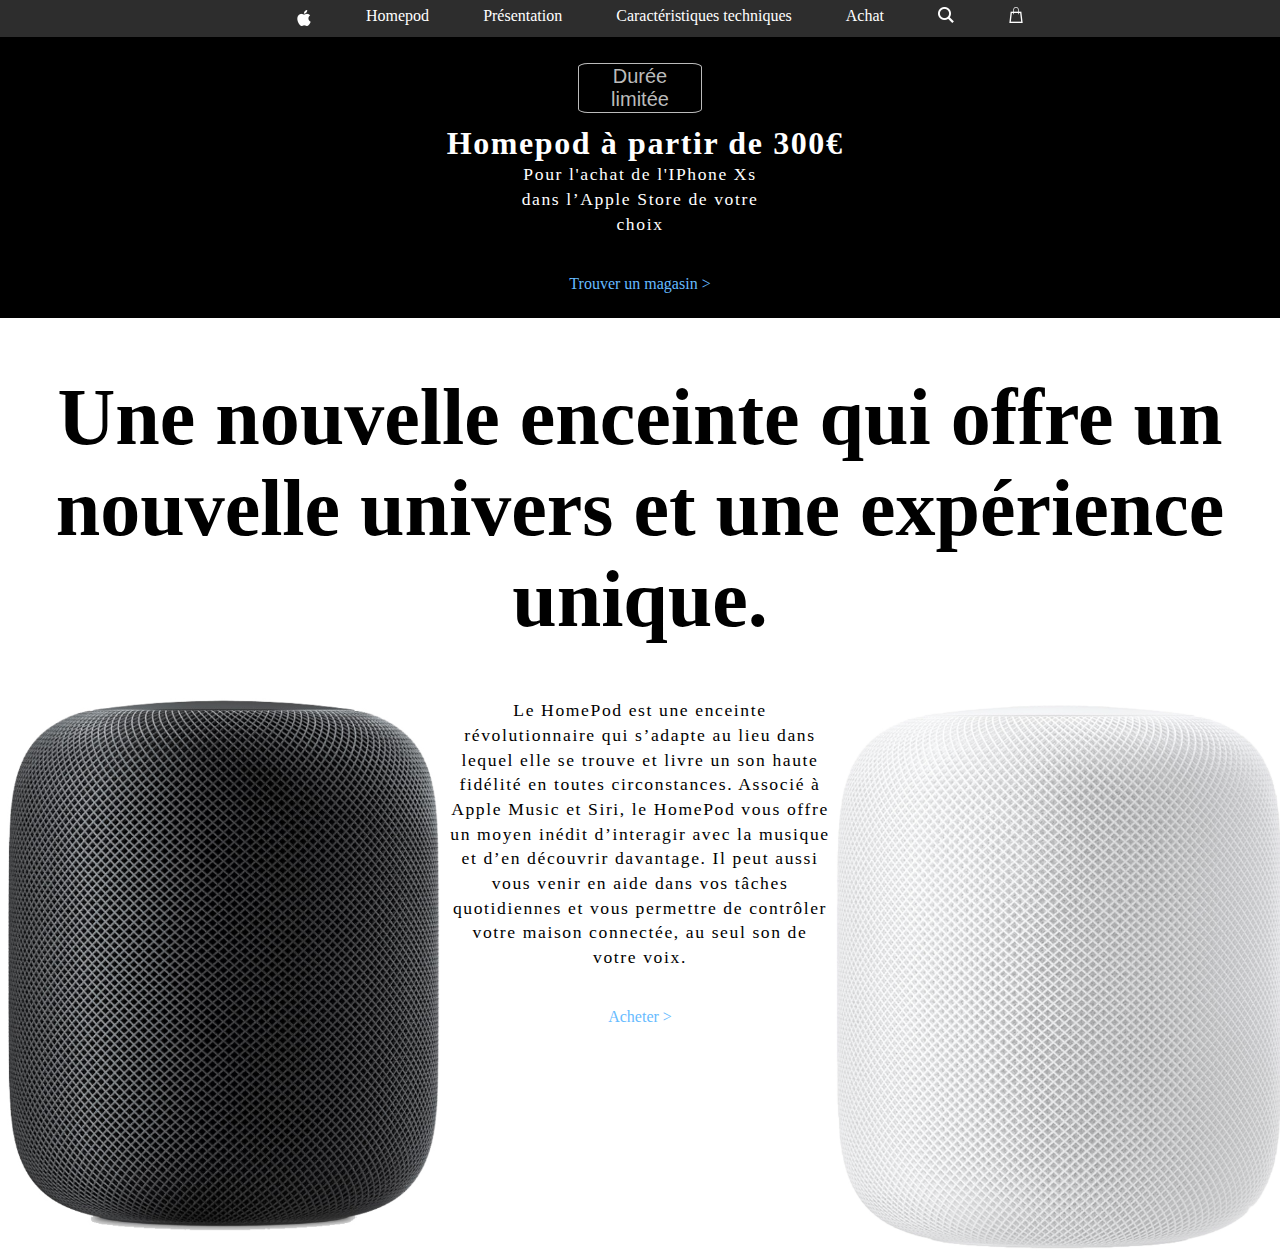
<file: index.html>
<!DOCTYPE html>
<html lang="en" dir="ltr">
  <head>
    <meta charset="utf-8">
    <title>HomePod.fr</title>
    <meta name="description" content="description de ma page">
    <link href="https://fonts.googleapis.com/css?family=Roboto" rel="stylesheet">
    <link rel="stylesheet" href="styles/main.css">
  </head>
  <body>
    <header>
      <nav>
        <ul>
          <li>
            <div class="Home">
              <a href="Home">
                <div id="logo-header"><img  src="images/Apple_logo.png" alt="Logo"></a><div>
              </a>
          </li>
              <li class="HomePod">
                <div><a href="">Homepod</a></div>
                </li>
                 <li class="presentation">
            <div id=header_a><a href="presentation">Présentation</a></div>
          </li>
          <li>
            <div id=header_a><a href="caracteristique">Caractéristiques techniques</a></div>
          </li>
          <li>
            <div id=header_a><a href="achat">Achat</a></div>
          </li>
          <li>
            <div class="search">
              <a href="search">
              <img src="images/search.png" alt="search">
              </a>
            </div>
          </li>
          <li>
            <div class="bag">
              <a href="">
                <div id="bag"><img src="images/bag.png" alt="Panier"></div>
              </a>
            </div>
          </div>
          </li>
        </ul>
      </nav>
    </header>
    <main class="main">
          <div class="main__section__one__content">
             <div id="subheader_button"><button>Durée limitée</button></div>
             <div id="subheader_h2"><h2>Homepod à partir de 300€</h2></div>
             <div id="subheader_p"><p>Pour l'achat de l'IPhone Xs 
                dans l’Apple Store de votre choix</p></div>
                <div id="subheader_a"><a id= "link_subheader" href="#">Trouver un magasin ></a></div>
          </div>
      </div>
      <div class="main__section__two container">
        <h1 class="main_h1">Une nouvelle enceinte qui offre un nouvelle
           univers et une expérience unique.</h1>
          <div class="main__section__two__content">
            <img class="main__img__one" src="images/Homepod Black.png" alt="HomePod_Black">
            <div class="main__section__first__content__paragraph">
              <p id="main_p">Le HomePod est une enceinte révolutionnaire qui s’adapte au lieu dans 
                  lequel elle se trouve et livre un son haute fidélité en toutes circonstances. 
                  Associé à Apple Music et Siri, le HomePod vous offre un moyen inédit 
                  d’interagir avec la musique et d’en découvrir davantage. 
                  Il peut aussi vous venir en aide dans vos tâches quotidiennes 
                  et vous permettre de contrôler votre maison 
                  connectée, au seul son de votre voix.</p>
              <div class=main__content__subparagraph><a id="link_subheader"href="page_Achat">Acheter ></a></div>
            </div>
            <img class="main__img__one" src="images/Homepode White.png" alt="HomePod_White">
          </div>
      </div>
    </main>
  </body>
</html>
</file>
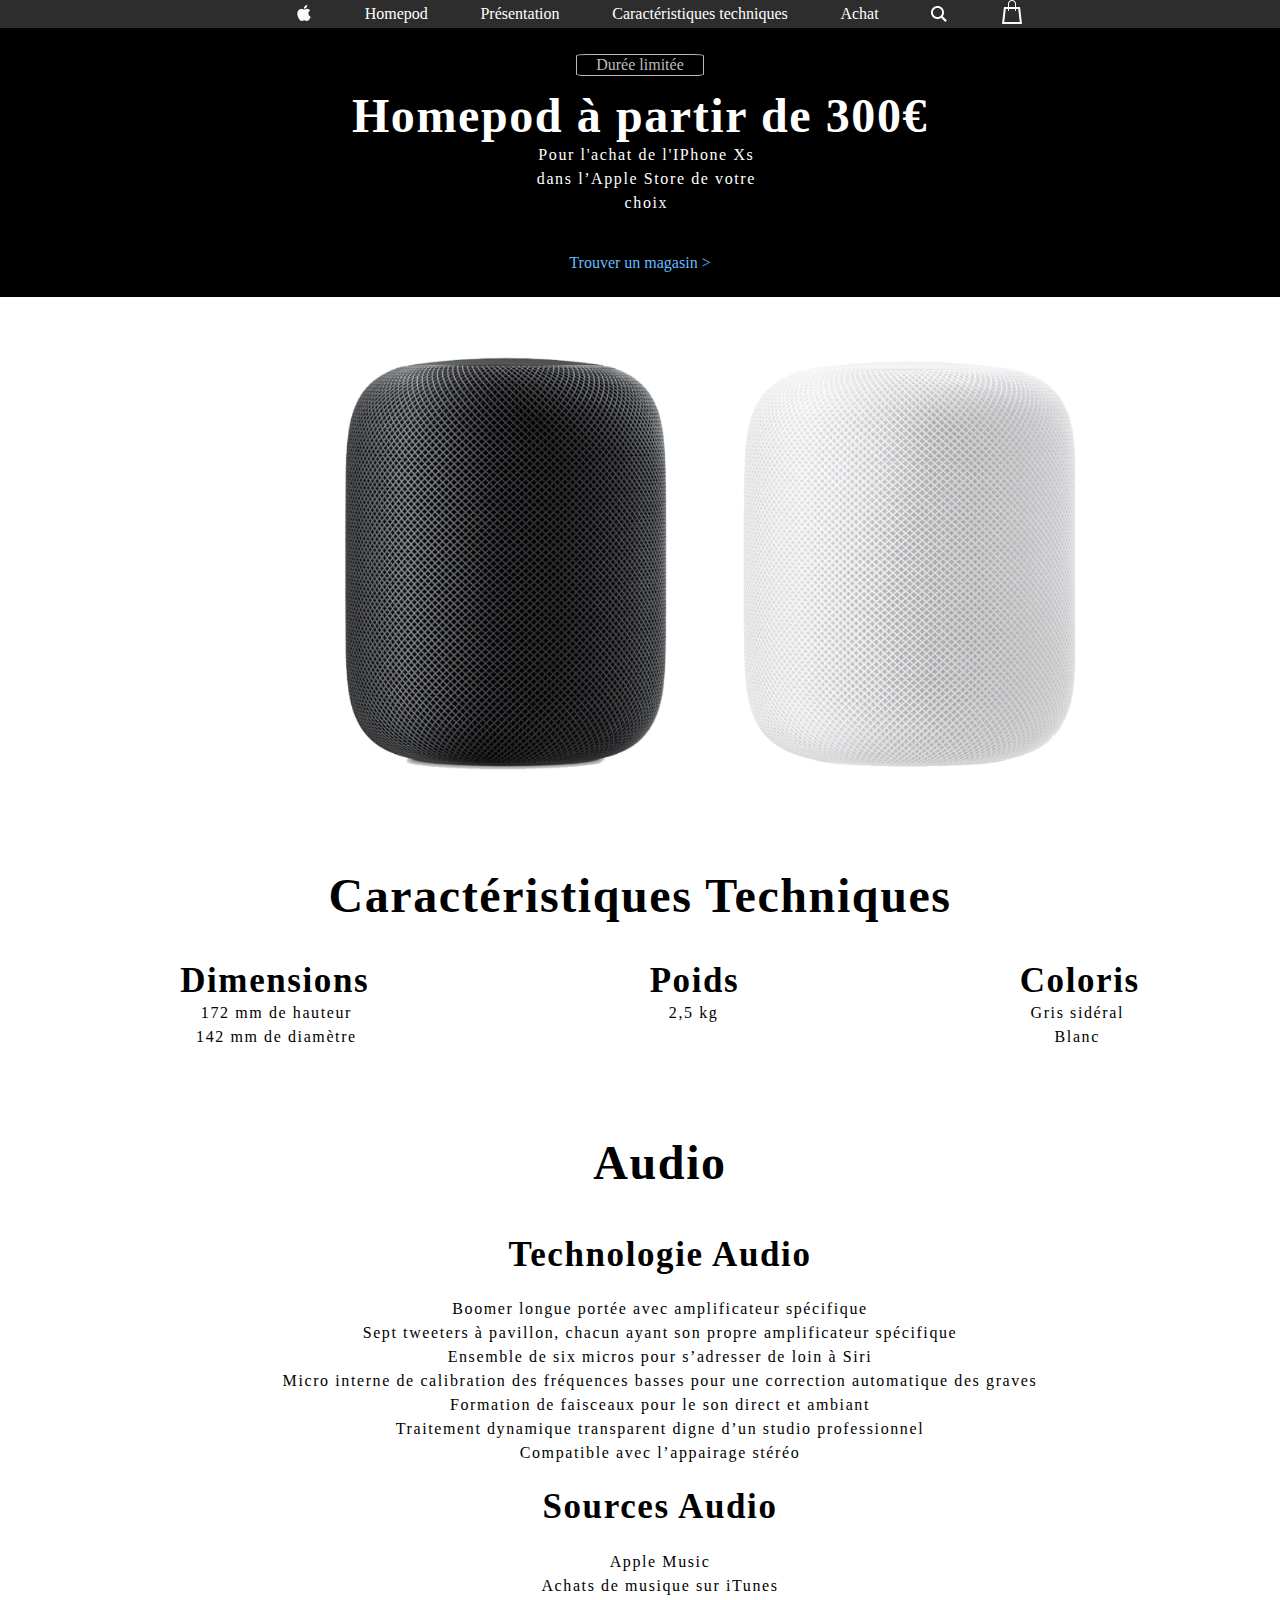
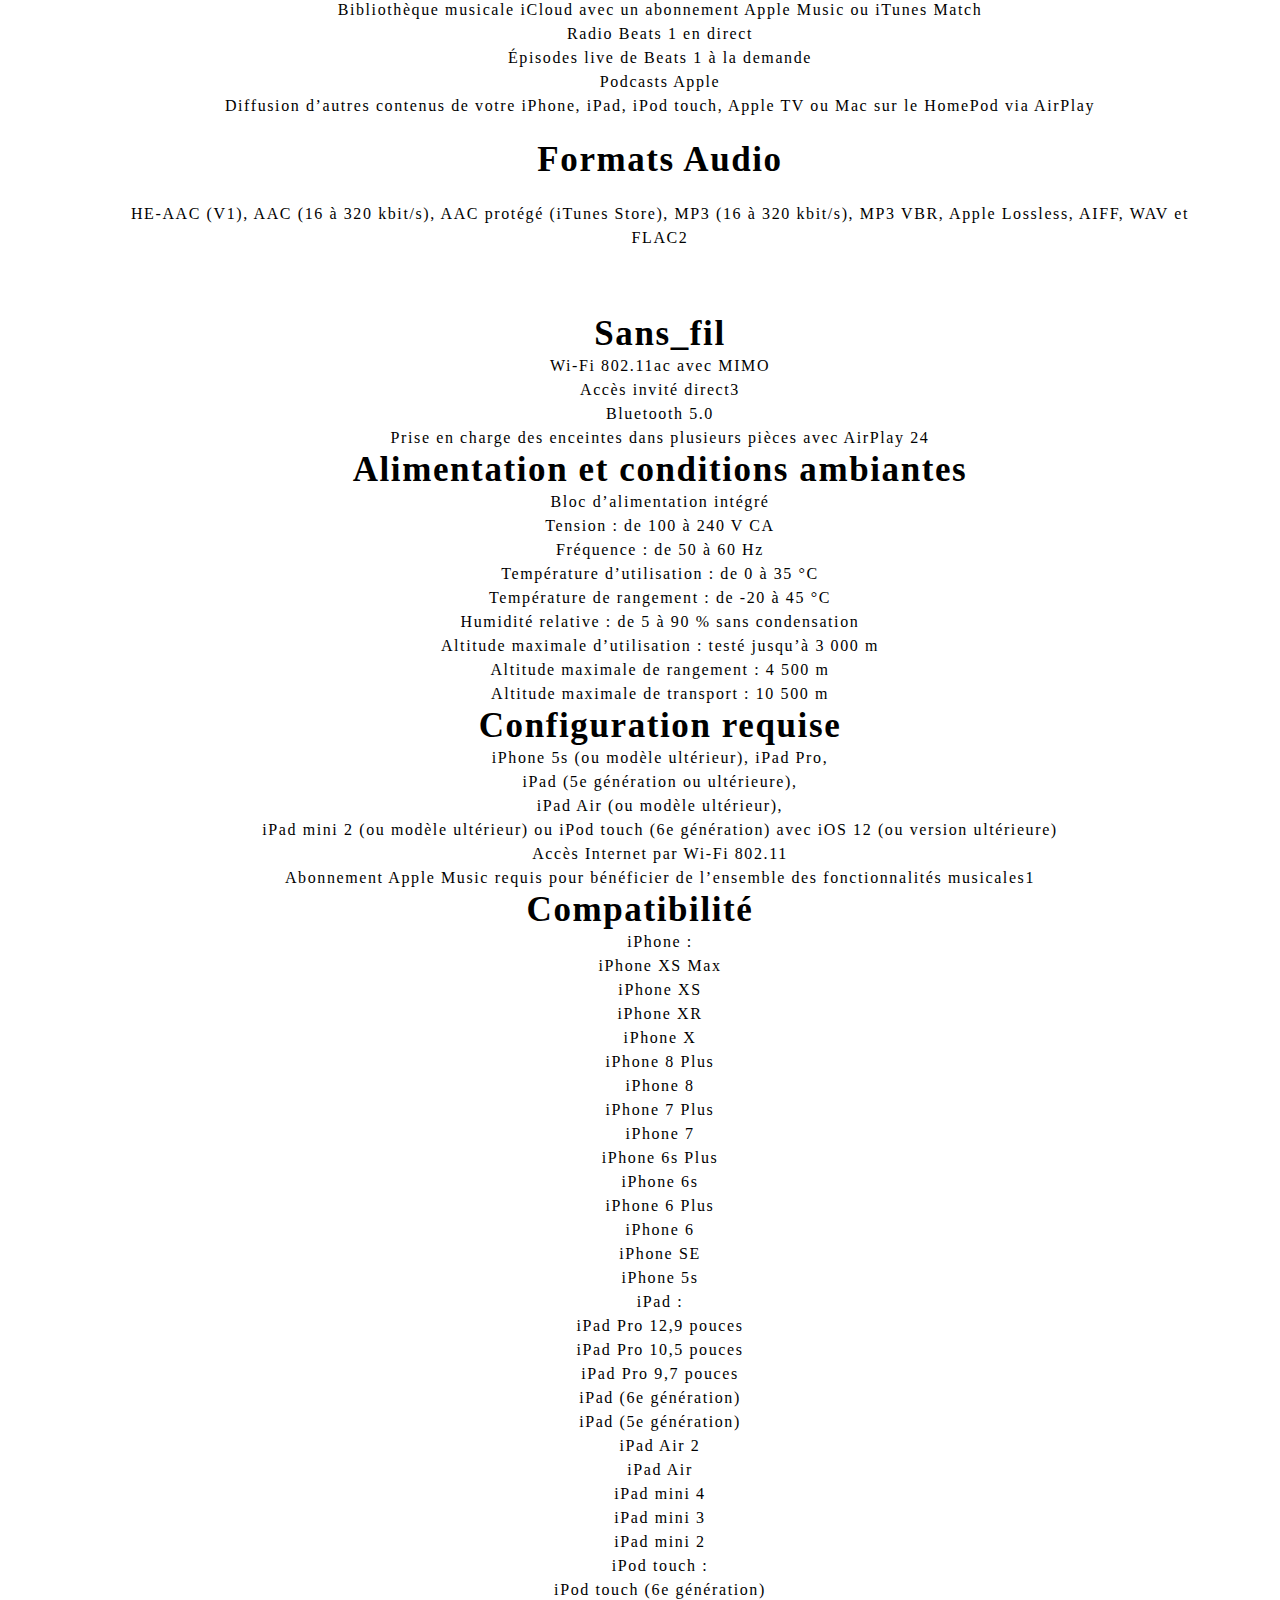
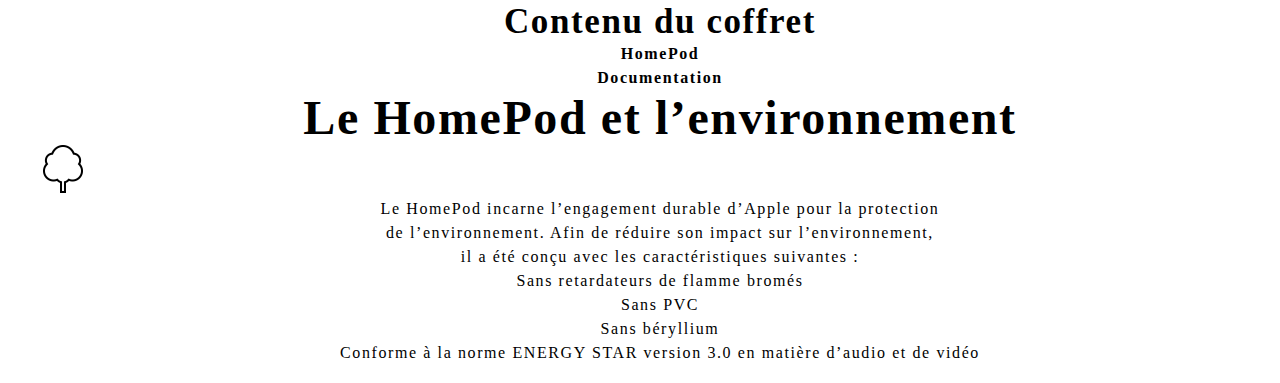
<file: Anthony/index.html>
<!DOCTYPE html>
<html lang="en" dir="ltr">
  <head>
    <meta charset="utf-8">
    <title>HomePod.fr</title>
    <meta name="description" content="description de ma page">
    <link href="https://fonts.googleapis.com/css?family=Roboto" rel="stylesheet">
    <link rel="stylesheet" href="styles/main.css">
  </head>
  <body>
    <header>
      <nav>
        <ul>
          <li>
            <div class="Home">
              <a href="index.html">
                <div id="logo-header"><img  src="images/Apple_logo.png" alt="Logo"></a><div>
              </a>
            </div>
          </li>
          <li class="HomePod">
          	<div><a href="">Homepod</a></div>
          </li>
          <li class="presentation">
            <div><a href="presentation">Présentation</a></div>
          </li>
          <li>
            <div><a href="caracteristique">Caractéristiques techniques</a></div>
          </li>
          <li>
            <div><a href="achat">Achat</a></div>
          </li>
          <li>
            <div class="search">
              <a href="search">
              <img src="images/search.png" alt="search">
              </a>
            </div>
          </li>
          <li>
            <div class="bag">
              <a href="">
                <div id="bag"><img src="images/bag.png" alt="Panier"></div>
              </a>
            </div>
          </li>
        </ul>
      </nav>
    </header>
    	<main class="main">
				<div class="main__section__one">
          <div class="main__section__one__content">
             <div id="subheader_button"><button>Durée limitée</button></div>
             <div id="subheader_h2"><h2>Homepod à partir de 300€</h2></div>
             <div id="subheader_p"><p>Pour l'achat de l'IPhone Xs 
                dans l’Apple Store de votre choix</p></div>
             <div id="subheader_a"><a id= "link_subheader" href="#">Trouver un magasin ></a></div>
					 </div>
				</div>
        <div class="main__section__two">
					<div class="main__section__two__content">
						<img src="images/Homepod Black.png" alt="homePod_Black">
						<img src="images/Homepode White.png" alt="homePod_White">
					</div>
				</div>
				<div class="main__section__three">
					<div class="main__section__three__content">
						<h2>Caractéristiques Techniques</h2>
						<ul class="Sous-Titre">
							<li><h3>Dimensions</h3></li>
							<li><h3>Poids</h3></li>
							<li><h3>Coloris</h3></li>
						</ul>
						<ul class="lastCara">
							<li><p>172 mm de hauteur <br>
								142 mm de diamètre</p></li>
							<li><p>2,5 kg</p></li>
							<li><p>Gris sidéral <br>
								Blanc</p></li>
						</ul>
					</div>
				</div>
				<div class="main__section__four">
					<div class="main__section__four__content">
						<ul>
							<li><h2>Audio</h2></li>
							<li><h3>Technologie Audio</h3></li>
							<li><p>Boomer longue portée avec amplificateur spécifique <br>
									Sept tweeters à pavillon, chacun ayant son propre amplificateur spécifique <br>
									Ensemble de six micros pour s’adresser de loin à Siri <br>
									Micro interne de calibration des fréquences basses pour une correction automatique des graves <br>
									Formation de faisceaux pour le son direct et ambiant <br>
									Traitement dynamique transparent digne d’un studio professionnel <br>
									Compatible avec l’appairage stéréo</p></li>
							<li><h3>Sources Audio</h3></li>
							<li><p>Apple Music <br>
									Achats de musique sur iTunes <br>
									Bibliothèque musicale iCloud avec un abonnement Apple Music ou iTunes Match <br>
									Radio Beats 1 en direct <br>
									Épisodes live de Beats 1 à la demande <br>
									Podcasts Apple <br>
									Diffusion d’autres contenus de votre iPhone, iPad, iPod touch, Apple TV ou Mac sur le HomePod via AirPlay</p></li>
							<li><h3>Formats Audio</h3></li>
							<li><p>HE‑AAC (V1), AAC (16 à 320 kbit/s), AAC protégé (iTunes Store), MP3 (16 à 320 kbit/s), MP3 VBR, Apple Lossless, AIFF, WAV et FLAC2</p></li>
						</ul>
					</div>
				</div>
				<div class="main__section__five__content">
					<div class="main__section__five__content">
						<ul>
							<li><h3>Sans_fil</h3></li>
							<li><p>
									Wi‑Fi 802.11ac avec MIMO <br>
									Accès invité direct3 <br>
									Bluetooth 5.0 <br>
									Prise en charge des enceintes dans plusieurs pièces avec AirPlay 24 <br>
							</p></li>
						</ul>
					</div>
				</div>
				<div class="main__section__six">
					<div class="main__section__six__content">
						<ul>
							<li><h3>Alimentation et conditions ambiantes</h3></li>
							<li><p>Bloc d’alimentation intégré <br>
									Tension : de 100 à 240 V CA <br>
									Fréquence : de 50 à 60 Hz <br>
									Température d’utilisation : de 0 à 35 °C <br>
									Température de rangement : de -20 à 45 °C <br>
									Humidité relative : de 5 à 90 % sans condensation <br>
									Altitude maximale d’utilisation : testé jusqu’à 3 000 m <br>
									Altitude maximale de rangement : 4 500 m <br>
									Altitude maximale de transport : 10 500 m</p></li>
							<li><h3>Configuration requise</h3></li>
							<li><p>iPhone 5s (ou modèle ultérieur), iPad Pro, <br>
									iPad (5e génération ou ultérieure), <br>
									iPad Air (ou modèle ultérieur), <br>
									iPad mini 2 (ou modèle ultérieur) ou iPod touch (6e génération) avec iOS 12 (ou version ultérieure) <br>
									Accès Internet par Wi‑Fi 802.11 <br>
									Abonnement Apple Music requis pour bénéficier de l’ensemble des fonctionnalités musicales1</p></li>
						</ul>
						<h3>Compatibilité</h3>
						<ul>
							<li><p>iPhone : <br>
									iPhone XS Max <br>
									iPhone XS <br>
									iPhone XR <br>
									iPhone X <br>
									iPhone 8 Plus <br>
									iPhone 8 <br>
									iPhone 7 Plus <br>
									iPhone 7 <br>
									iPhone 6s Plus <br> 
									iPhone 6s <br> 
									iPhone 6 Plus <br> 
									iPhone 6 <br>
									iPhone SE <br>
									iPhone 5s</p></li>
							<li><p>iPad : <br>
									iPad Pro 12,9 pouces <br> 
									iPad Pro 10,5 pouces <br>
									iPad Pro 9,7 pouces <br>
									iPad (6e génération) <br>
									iPad (5e génération) <br>
									iPad Air 2 <br>
									iPad Air <br>
									iPad mini 4 <br>
									iPad mini 3 <br>
									iPad mini 2</p></li>
							<li><p>iPod touch : <br>
									iPod touch (6e génération)</p></li>
						</ul>
					</div>
				</div>
				<div class="main__section__seven">
					<div class="main__section__seven__content">
						<ul>
							<li><h3>Contenu du coffret</h3</li>
							<li><p>HomePod <br>
									Documentation</p></li>
						</ul>
					</div>
				</div>
				<div class="main__section__eight">
					<div class="main__section__eight__content">
						<ul>
							<li><h2>Le HomePod et l’environ­nement</h2></li>
							<li><img src="images/tree.png" alt="tree"></li>
							<li><p>Le HomePod incarne l’engagement durable d’Apple pour la protection <br>
								 de l’environ­nement. Afin de réduire son impact sur l’environ­nement, <br>
								  il a été conçu avec les caractéristiques suivantes : <br>
								Sans retardateurs de flamme bromés <br>
								Sans PVC <br>
								Sans béryllium <br>
								Conforme à la norme ENERGY STAR version 3.0 en matière d’audio et de vidéo</p></li>
							<li><a href="#">Acheter ></a></li>
						</ul>
					</div>
				</div>
    	</main>
</file>
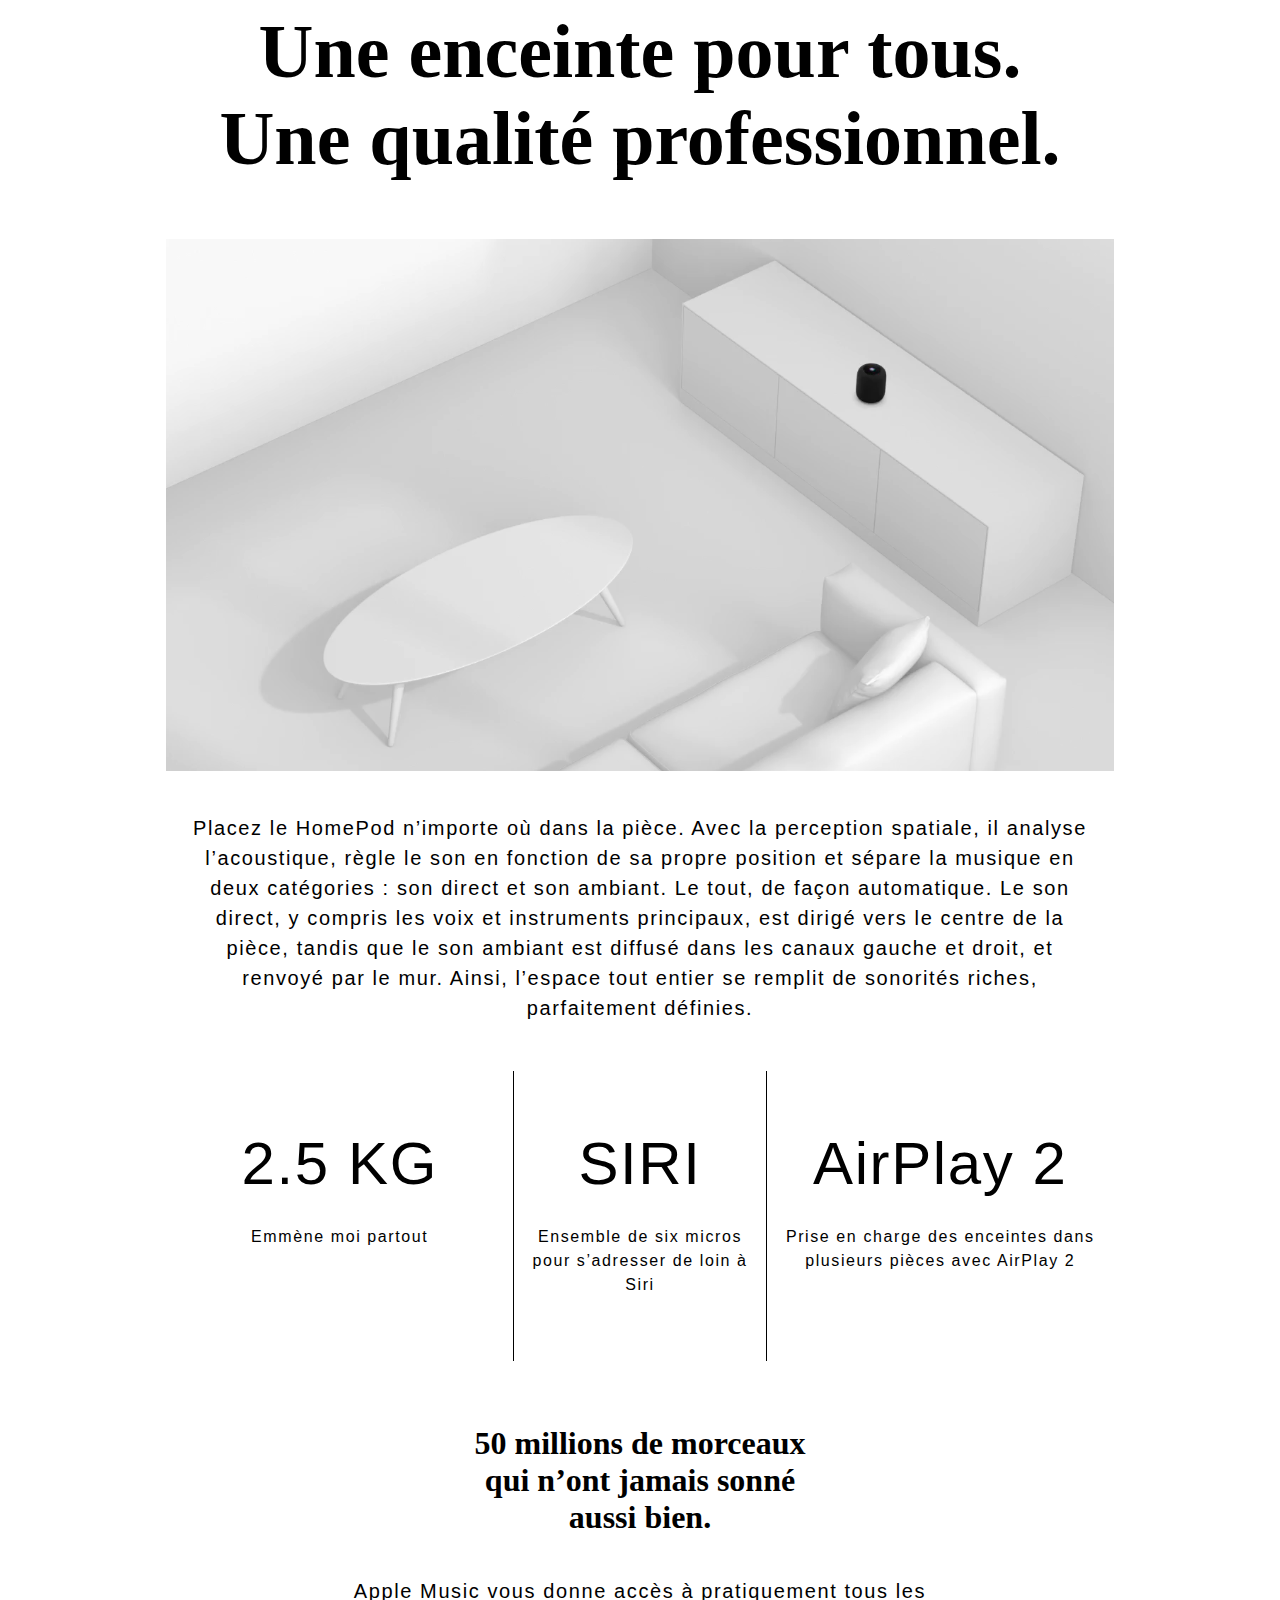
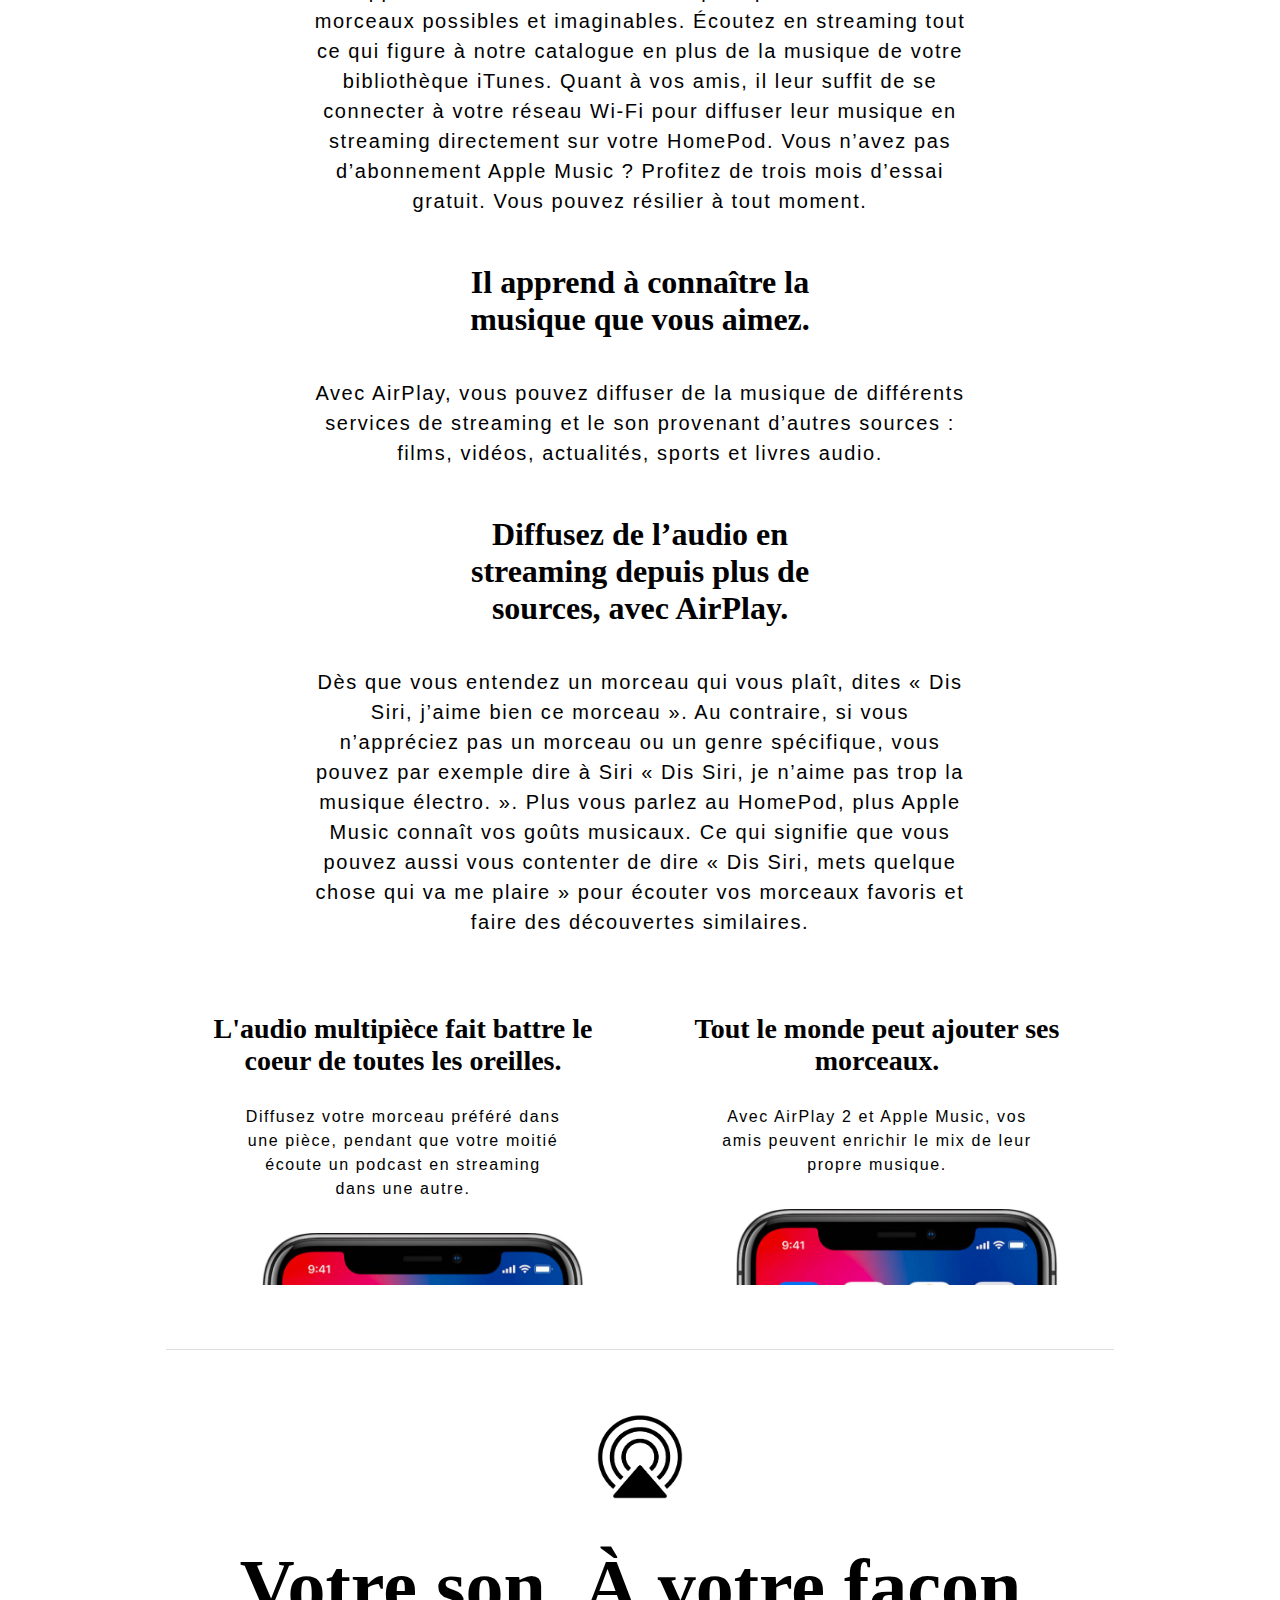
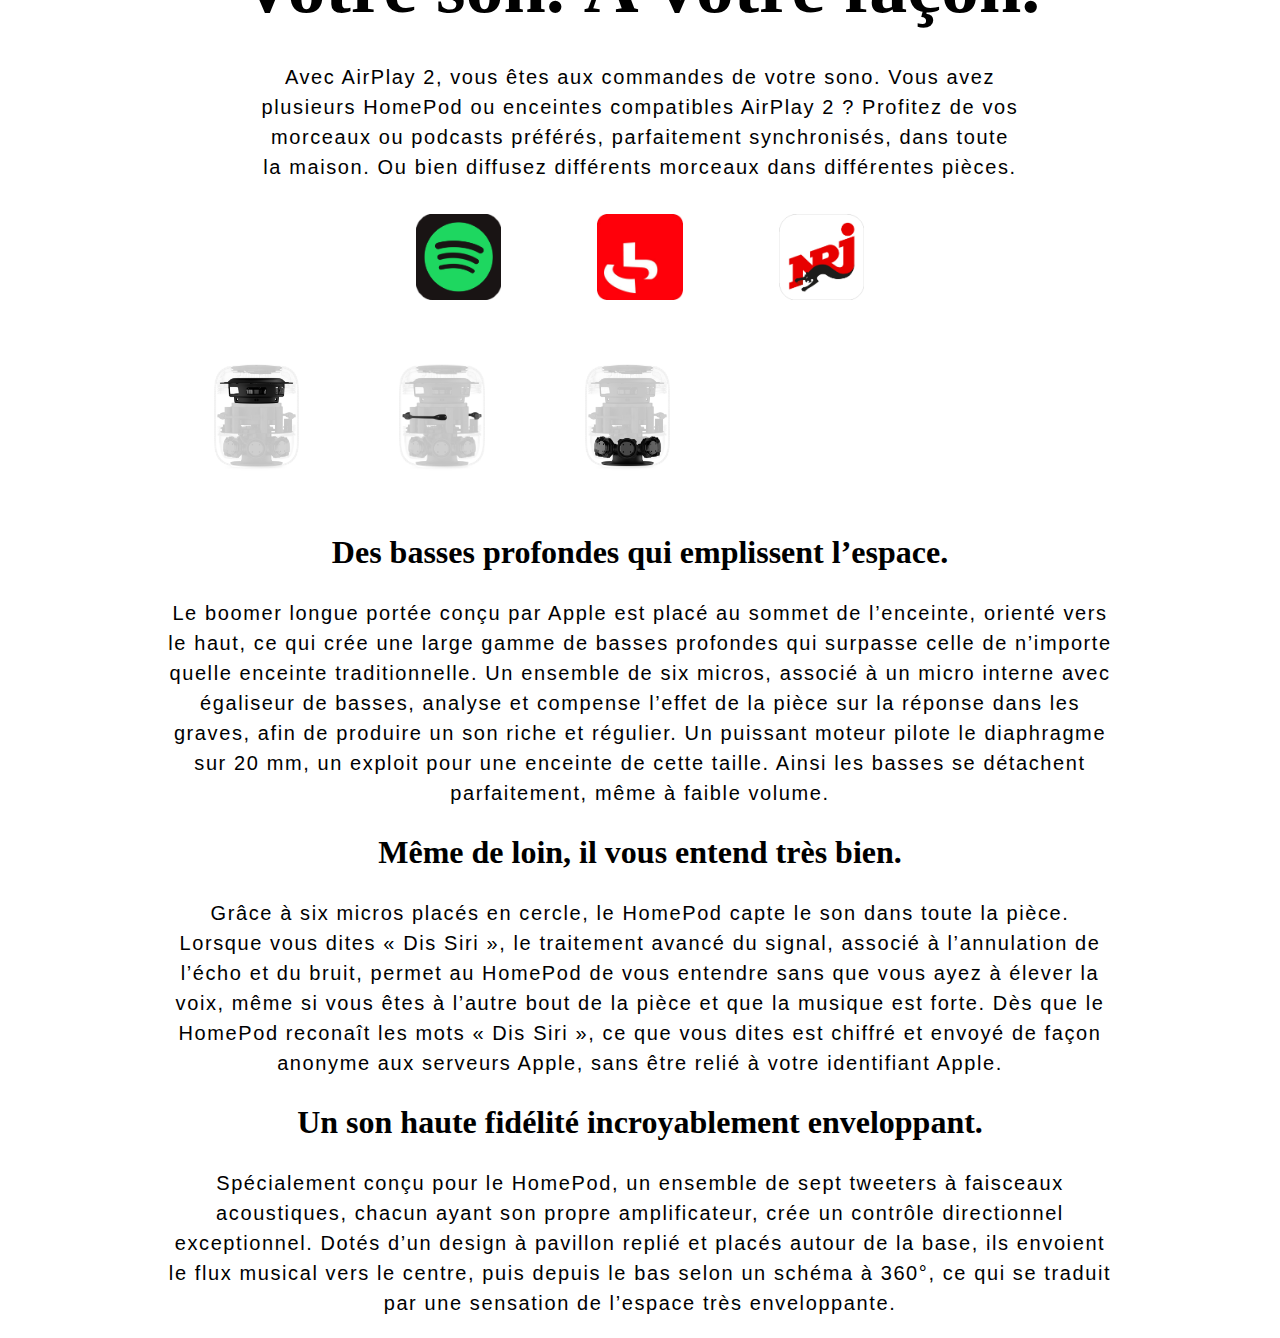
<file: Canan/index.html>
<!DOCTYPE html>
<html lang="en">
<head>
  <meta charset="UTF-8">
  <title>Document</title>
  <meta name="description" content="Ceci est ma description">
  <link rel="stylesheet" href="styles/main.css"
</head>
<body>
  <main>
    <div class="main__section__three container">
      <div class="main__section__three__text">
        <h1>
          Une enceinte pour tous. Une qualité professionnel.
        </h1>
      </div>
      <div class="main__section__three__video">
        <video src="videos/video_living_room.mp4" width="100%" playsinline autoplay muted loop></video>
        <p class="main__section__three__text ">
          Placez le HomePod n’importe où dans la pièce. Avec la perception spatiale, il analyse l’acoustique, règle le son en fonction de sa propre position et sépare la musique en deux catégories : son direct et son ambiant. Le tout, de façon automatique. Le son direct, y compris les voix et instruments principaux, est dirigé vers le centre de la pièce, tandis que le son ambiant est diffusé dans les canaux gauche et droit, et renvoyé par le mur. Ainsi, l’espace tout entier se remplit de sonorités riches, parfaitement définies.
        </p>
      </div>
    </div>
    <div class="main__section__four container">
      <div class="main__section__four__side">
        <p class="main__section__four__title">
          2.5 KG
        </p>
        <p class="main__section__four__text">
          Emmène moi partout
        </p>
      </div>
      <div id="main__section__four__center">
        <p class="main__section__four__title">
          SIRI
        </p>
        <p class="main__section__four__text">
          Ensemble de six micros pour s’adresser de loin à Siri
        </p>
      </div>
      <div class="main__section__four__side">
        <p class="main__section__four__title">
          AirPlay 2
        </p>
        <p class="main__section__four__text">
          Prise en charge des enceintes dans plusieurs pièces avec AirPlay 2
        </p>
      </div>
    </div>
    <div class="main__section__five container">
      <div class="main__section__five__info">
        <h2 class="main__section__five__info__title ">
          50 millions de morceaux qui n’ont jamais sonné aussi bien.
        </h2>
        <p class="main__section__five__info__text">
          Apple Music vous donne accès à pratiquement tous les morceaux possibles et imaginables. Écoutez en streaming tout ce qui figure à notre catalogue en plus de la musique de votre bibliothèque iTunes. Quant à vos amis, il leur suffit de se connecter à votre réseau Wi‑Fi pour diffuser leur musique en streaming directement sur votre HomePod. Vous n’avez pas d’abonnement Apple Music ? Profitez de trois mois d’essai gratuit. Vous pouvez résilier à tout moment.
        </p>
      </div>
      <div class="main__section__five__info">
        <h2 class="main__section__five__info__title">
          Il apprend à connaître la musique que vous aimez.
        </h2>
        <p class="main__section__five__info__text">
          Avec AirPlay, vous pouvez diffuser de la musique de différents services de streaming et le son provenant d’autres sources : films, vidéos, actualités, sports et livres audio.
        </p>
      </div>
      <div class="main__section__five__info">
        <h2 class="main__section__five__info__title">
          Diffusez de l’audio en streaming depuis plus de sources, avec AirPlay.
        </h2>
        <p class="main__section__five__info__text">
          Dès que vous entendez un morceau qui vous plaît, dites « Dis Siri, j’aime bien ce morceau ». Au contraire, si vous n’appréciez pas un morceau ou un genre spécifique, vous pouvez par exemple dire à Siri « Dis Siri, je n’aime pas trop la musique électro. ». Plus vous parlez au HomePod, plus Apple Music connaît vos goûts musicaux. Ce qui signifie que vous pouvez aussi vous contenter de dire « Dis Siri, mets quelque chose qui va me plaire » pour écouter vos morceaux favoris et faire des découvertes similaires.
        </p>
      </div>
    </div>
    <div class="main__section__six container">
      <div class="main__section__six__left">
        <h3>L'audio multipièce fait battre le coeur de toutes les oreilles.</h3>
        <p>
          Diffusez votre morceau préféré dans une pièce,  pendant que votre moitié écoute un podcast en streaming dans une autre.


        </p>
        <img src="images/iphoneX.png" alt="iphone1">
      </div>
      <div class="main__section__six__left">
        <h3>Tout le monde peut ajouter ses morceaux.</h3>
        <p>
          Avec AirPlay 2 et Apple Music, vos amis peuvent enrichir le mix de leur propre musique.
        </p>
        <img src="images/iphoneX.png" alt="iphone2">
      </div>
    </div>
    <div class="main__section__line container"></div>
    <div class="main__section__seven container">
      <div class="main__section__seven__one">
        <img src="images/airplay.png" alt="airdrop" class="main__section__seven__img">
        <h1>Votre son. À votre façon.</h1>
        <p class="main__section__seven__text">
          Avec AirPlay 2, vous êtes aux commandes de votre sono. Vous avez plusieurs HomePod ou enceintes compatibles AirPlay 2 ? Profitez de vos morceaux ou podcasts préférés, parfaitement synchronisés, dans toute la maison. Ou bien diffusez différents morceaux dans différentes pièces.
        </p>
      </div>
      <div class="main__section__seven__apps">
        <img src="images/spotify.png" alt="spotify">
        <img src="images/france-inter.png" alt="france-inter">
        <img src="images/nrj.png" alt="nrj">
      </div>
    </div>
    <div class="main__section__nine container">
      <div class="main__section__nine__images__slider">
        <img src="images/homepods-components1.png" alt="homepods components1" class="main__section__nine__images activeImage">
        <img src="images/homepods-components2.png" alt="homepods components2" class="main__section__nine__images">
        <img src="images/homepods-components3.png" alt="homepods components3" class="main__section__nine__images">
      </div>
      <div class="main__section__nine__text__slider">
        <div class="main__section__nine__text__slider__container">
          <div class="main__section__nine__text activeText">
            <h2>Des basses profondes qui emplissent l’espace.</h2>
            <p>
              Le boomer longue portée conçu par Apple est placé au sommet de l’enceinte, orienté vers le haut, ce qui crée une large gamme de basses profondes qui surpasse celle de n’importe quelle enceinte traditionnelle. Un ensemble de six micros, associé à un micro interne avec égaliseur de basses, analyse et compense l’effet de la pièce sur la réponse dans les graves, afin de produire un son riche et régulier. Un puissant moteur pilote le diaphragme sur 20 mm, un exploit pour une enceinte de cette taille. Ainsi les basses se détachent parfaitement, même à faible volume.
            </p>
          </div>
          <div class="main__section__nine__text">
            <h2>Même de loin, il vous entend très bien.</h2>
            <p>
              Grâce à six micros placés en cercle, le HomePod capte le son dans toute la pièce. Lorsque vous dites « Dis Siri », le traitement avancé du signal, associé à l’annulation de l’écho et du bruit, permet au HomePod de vous entendre sans que vous ayez à élever la voix, même si vous êtes à l’autre bout de la pièce et que la musique est forte. Dès que le HomePod reconaît les mots « Dis Siri », ce que vous dites est chiffré et envoyé de façon anonyme aux serveurs Apple, sans être relié à votre identifiant Apple.
            </p>
          </div>
          <div class="main__section__nine__text">
            <h2>Un son haute fidélité incroyablement enveloppant.</h2>
            <p>
              Spécialement conçu pour le HomePod, un ensemble de sept tweeters à faisceaux acoustiques, chacun ayant son propre amplificateur, crée un contrôle directionnel exceptionnel. Dotés d’un design à pavillon replié et placés autour de la base, ils envoient le flux musical vers le centre, puis depuis le bas selon un schéma à 360°, ce qui se traduit par une sensation de l’espace très enveloppante.
            </p>
          </div>
        </div>
      </div>
    </div>
    <script src="scripts/main.js"></script>
  </main>
</body>
</html>
</file>
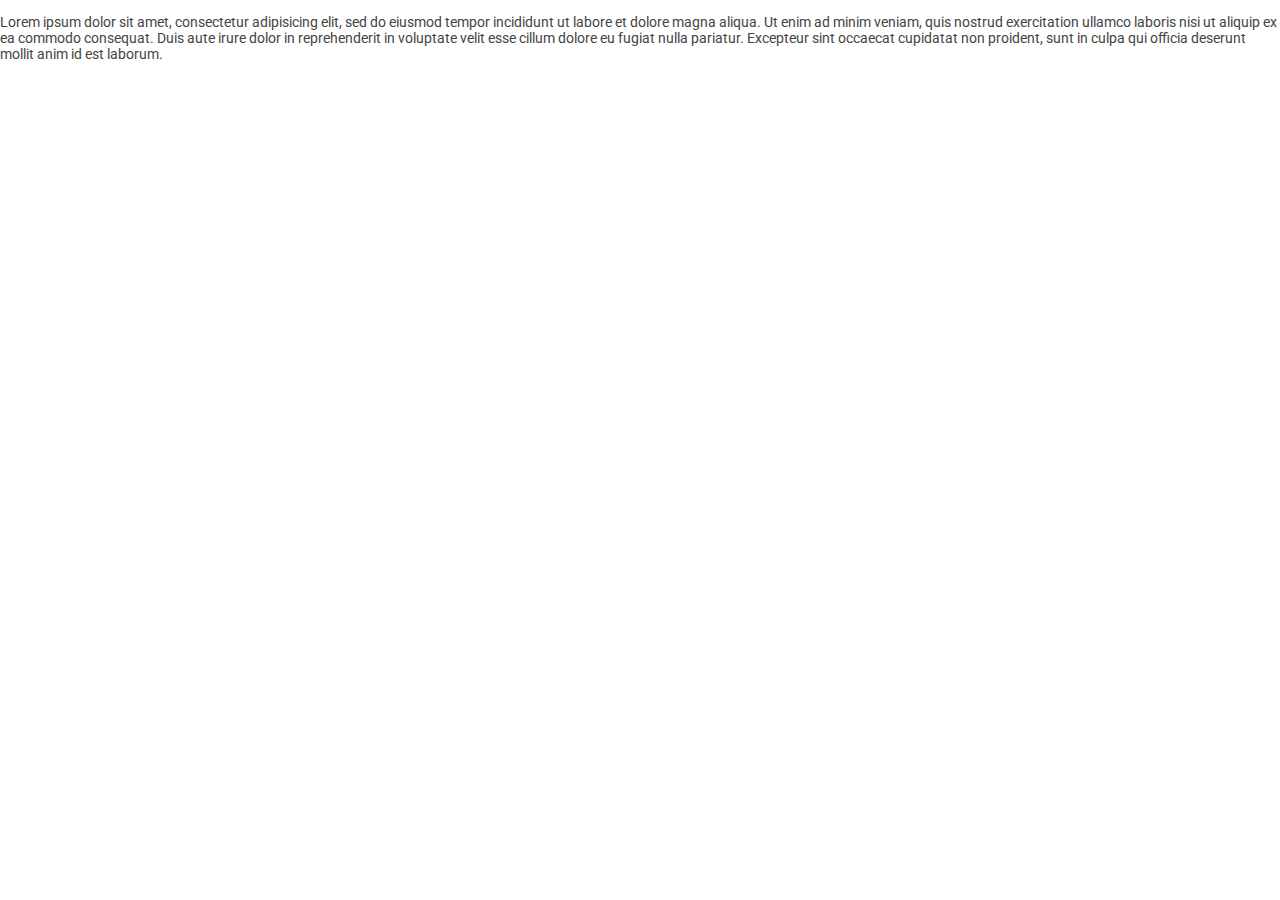
<file: Semaine_Intensive_Integration_/STARTER/index.html>
<!DOCTYPE html>
<html lang="en" dir="ltr">
  <head>
    <meta charset="utf-8">
    <title>Titre de ma page</title>
    <meta name="description" content="description de ma page">
    <link href="https://fonts.googleapis.com/css?family=Roboto" rel="stylesheet">
    <link rel="stylesheet" href="styles/main.css">
  </head>
  <body>
    <p>
      Lorem ipsum dolor sit amet, consectetur adipisicing elit, sed do eiusmod tempor incididunt ut labore et dolore magna aliqua. Ut enim ad minim veniam, quis nostrud exercitation ullamco laboris nisi ut aliquip ex ea commodo consequat. Duis aute irure dolor in reprehenderit in voluptate velit esse cillum dolore eu fugiat nulla pariatur. Excepteur sint occaecat cupidatat non proident, sunt in culpa qui officia deserunt mollit anim id est laborum.
    </p>
  </body>
</html>
</file>
<file: styles/main.css>
body{
  src: url("https://sf.abarba.me/SF-UI-Display-Medium.otf");
  margin: 0;
}
@font-face {
  font-family: "SF Display Light";
  font-weight: 200;
  src: url("https://sf.abarba.me/SF-UI-Display-Light.otf");
}

.container{
  width: 100%;
  margin: 0 auto;
}

h1{
  font-family: "SF Display Regular";
  font-size: 5rem;
  text-align: center;
  width: 100%;
  
  
}

h2{
  font-family: "SF Display Regular";
  font-size: 2rem;
  text-align: center;
  margin: 0%;
  letter-spacing: .1rem;
  
}

p{
  font-family: "SF Display Regular";
  font-size: 	0.875rem;
 line-height: 140%;
 font-kerning: 150%;

 font-size: 1.1rem;
 letter-spacing: .1rem;
 text-align: center;
 margin: 0%;
}
a{
  font-family: "SF Display Regular";
  margin: 0%;
  text-decoration: none;
  color:white ;
  
}
header {
  background-color: #2D2D2D;
  width: 100%;
  margin-top: 0%;
  height: auto;
}
header nav {
  height: 3%;
  width: 60%;
  margin: 0 auto;
  justify-content: space-between;
  align-items: center;
  font-size: 1rem;
  color: white;
}
  .Homepod{
    margin: 0 -30px;
    justify-content: space-around;
  }

.main__section__one__content{
  height: 200%;
  width: 100%;
  background-color:#000000;
  font-size: 1rem;
  color: white;
  
  
}

header nav ul, .main__section__two__content {
  display: flex;
  justify-content: space-between;
  
}
ul li {
  text-decoration: none;
  list-style: none;
  display: flex;
  padding-top: 1%;
  padding-bottom:1%;
  justify-content: space-between;
 
 
}
.home{
  position: fixed;}

.main__section__one__content{
  justify-content: center;
  text-align: center;

}
#link_subheader{
  color:#66BBFF;
  padding-top: 50%;
  margin-top:25%

 }

.main__img__one{
  height: 35%;
  width:35%;
  

  
}

#logo-header{
  width: 16px;
  padding-top: 15%;
 
}
ul {
 margin: 0; }

.search{
  width: 55%;
  height: 55%;
}
.main__section__first__content__paragraph{
  text-justify:center;
  text-align: center;
  width:100%;
  height:30%;

}
.main__content__subparagraph{
  text-align: center;
  padding-top: 10%;
}
#subheader_h2{
  padding-top: 1%;
  width: 75%;
  margin: 0 auto;
  padding-left:0.8%; 
}
#subheader_p{
  width: 19%;
  height: 2%;
  margin: 0 auto;


}
button{
  border-radius:8%;
  background:black;
  color:#BBBBBB;
  justify-content: center;
  text-align: center;
  border: 1.5px solid; 
  width:15%;
  font-size:1em;
  
}
#subheader_button{
  padding-top: 2%;
  display: block;
  width: 65%;
  margin: 0 auto;
  font-size:1.25rem;
  
}
#subheader_a{
  padding-top: 3%;
  padding-bottom: 2%;

}
#header_a{
  justify-content: space-between;
  display: flex;
  text-align: center;
}
</file>
<file: Anthony/styles/main.css>
body{
  margin:0;
  padding:0;
  font-family:"SF Compact Display","SF Compact Text","SF Pro Display","SF Pro Text" sans-serif;
}

@font-face {
  font-family: "SF Display Regular";
  font-weight: 400;
  src: url("https://sf.abarba.me/SF-UI-Display-Regular.otf");
}

@font-face {
  font-family: "SF Display Medium";
  font-weight: 500;
  src: url("https://sf.abarba.me/SF-UI-Display-Medium.otf");
}

@font-face {
  font-family: "SF Display Light";
  font-weight: 200;
  src: url("https://sf.abarba.me/SF-UI-Display-Light.otf");
}




h1{
  font-family: "SF Display Medium";
  font-size: 4rem;
  text-align: center;
  width: 100%;
  
  
}

h2{
  font-family: "SF Display Medium";
  font-size: 3rem;
  text-align: center;
  margin: 0%;
  letter-spacing: .1rem;
}

h3{
  font-family: "SF Display Medium";
  font-size: 2.1875rem;
  text-align: center;
  margin: 0%;
  letter-spacing: .1rem;
}
p{
  
font-size: 	1rem;
line-height: 140%;
font-kerning: 150%;
font-family: "SF Display Regular";
line-height: 150%;
letter-spacing: .1rem;
text-align: center;
margin: 0%;
}

a{
  font-family: "SF Display Medium";
  margin: 0%;
  text-decoration: none;
  color:white ;
  
}
header {
  background-color: #2D2D2D;
  width: 100%;
  margin-top: 0%;
  height: auto;
}
header nav {
  height: 3%;
  width: 60%;
  margin: 0 auto;
  justify-content: space-between;
  align-items: center;
  font-size: 1rem;
  color: white;
}
  .Homepod{
    margin: 0 -30px;
    justify-content: space-around;
  }

.main__section__one__content{
  height: 100%;
  width: 100%;
  background-color:#000000;
  font-size: 1rem;
  color: white;
  
  
}

header nav ul, .main__section__two__content {
  display: flex;
  justify-content: space-between;
}
nav ul li {
  justify-content: space-between;
  display: flex;
  align-items: center;
}

 ul li {
  text-decoration: none;
  list-style: none;
 }

.main__section__one__content{
  justify-content: center;
  text-align: center;
}
#link_subheader{
  color:#66BBFF;
  padding-top: 50%;
  margin-top:25%

 }

.main__img__one{
  height: 35%;
  width:35%;
}
button{
  border-radius:8%;
  background:black;
  color:#BBBBBB;
  justify-content: center;
  text-align: center;
  border: 1.5px solid; 
  width:10%;
  font-family:"SF Pro Text Regular";
  font-size:1em;
}
#logo-header{
  width: 16px;
  padding-top: 15%;
 
}
ul {
 margin: 0; }

.search{
  width: 55%;
  height: 55%;
}
.main__section__first__content__paragraph{
text-justify:center;
text-align: center;
width:100%;
height:30%;

}
.main__content__subparagraph{
  text-align: center;
  padding-top: 10%;
}
#subheader_h2{
  padding-top: 1%
}
#subheader_p{
  width: 19%;
  height: 2%;
padding-left: 41%


}
#subheader_button{
  padding-top: 2%;
  
}
#subheader_a{
  padding-top: 3%;
  padding-bottom: 2%;
}
  
.main__section__two{
  padding: 2%;
  display: flex;
  justify-content: center;
}


.main__section__two .main__section__two__content  img{
  height: 25.875rem;
  padding: 5%;
  text-align: center;
}

.main__section__three__content h2{
  padding: 3%;
  text-align: center;
}
.main__section__three__content .Sous-Titre{
  display: flex;
  justify-content: space-around;
  text-align: center;
}

.main__section__three__content .lastCara {
  display: flex;
  text-align: center;
  justify-content: space-around;
  padding: 0,8%;
}

.main__section__four__content{
  padding: 5%;
}

.main__section__four__content ul li h2{
  padding: 2%;
  text-align: center;
}

.main__section__four__content ul li h3{
  text-align: center;
  padding: 2%;
}
</file>
<file: Canan/styles/main.css>
@font-face {
  font-family: "SF Display Regular";
  font-weight: 400;
  src: url("https://sf.abarba.me/SF-UI-Display-Regular.otf");
}

@font-face {
  font-family: "SF Display Medium";
  font-weight: 500;
  src: url("https://sf.abarba.me/SF-UI-Display-Medium.otf");
}

@font-face {
  font-family: "SF Display Light";
  font-weight: 200;
  src: url("https://sf.abarba.me/SF-UI-Display-Light.otf");
}

.container{
  width: 75%;
  margin: 0 auto;
}

h1{
  font-family: "SF Display Regular";
  font-size: 4.75rem;
  text-align: center;
}

h2{
  font-family: "SF Display Regular";
  font-size: 2rem;
  text-align: center;
}

h3{
  font-family: "SF Display Regular";
  font-size: 1.75rem;
  text-align: center;
}

p{
  font-family: "SF Display Light", sans-serif;
  font-size: 1.25rem;
  line-height: 150%;
  letter-spacing: .1rem;
  text-align: center;
}

/* Section 3 : Vidéo */
.main__section__three__text h1{
  width: 95%;
  margin: 0 auto;
  text-align: center;
  padding-bottom: 6%;
}

.main__section__three__video p{
  width: 95%;
  margin: 0 auto;
  padding-top: 4%;
}

/* Section 4 : 2.5KG, SIRI, AirPlay */
.main__section__four{
  display: flex;
  padding: 3rem 0rem;

}

.main__section__four__title{
  font-size: 3.75rem;
  font-family: "SF Display Regular", sans-serif;
  margin: 0 auto;
}

.main__section__four__side{
  width:70%;
  padding: 3rem 1rem;
}

#main__section__four__center{
  padding: 3rem 1rem;
  border-left: 0.0625rem solid black;
  border-right: 0.0625rem solid black;
}

.main__section__four__text{
  font-size: 1rem;
}

/* Section 5 */

.main__section__five{
  margin-top: 1rem;
}

.main__section__five__info__title{
  width: 40%;
  margin: 0 auto;
  padding-bottom: 2.5rem;
}

.main__section__five__info__text{
  width: 70%;
  margin: 0 auto;
  padding-bottom: 3rem;
}

/* Section 6 : 2 Iphones */

.main__section__six{
  display: flex;
  justify-content: space-around;
  height: 18.75rem;
  text-align: center;
  overflow: hidden;
}

.main__section__six img{
  width: 85%;
}

.main__section__six p{
  font-size: 1rem;
  width: 85%;
  margin: 0 auto;
}

.main__section__six__left{
  width: 40%;
}

/* Line */

.main__section__line{
  border-top: .1rem solid #DDD;
  margin-top: 4rem;
}

/* Section seven */

.main__section__seven{
  text-align: center;
  margin-top: 2rem;
}

.main__section__seven__text{
  width: 80%;
  margin: 0 auto;
}

.main__section__seven_one{
  width: 40%;
}

.main__section__seven__apps{
  height: 9.375rem;
  display: flex;
  justify-content: center;
}

.main__section__seven_one, img{
  width: 9%;
  padding: 2rem 3rem;
}

.main__section__seven_img{
  width:14%;
}

.main__section__seven_one , h1{
  margin-top: 0.5rem;
  margin-bottom: 2rem;
}
</file>
<file: Semaine_Intensive_Integration_/STARTER/styles/main.css>
body{
  margin:0;
  padding:0;
  font-family:"Roboto","arial", sans-serif;
  font-size:14px;
  color:#444;
}
</file>
